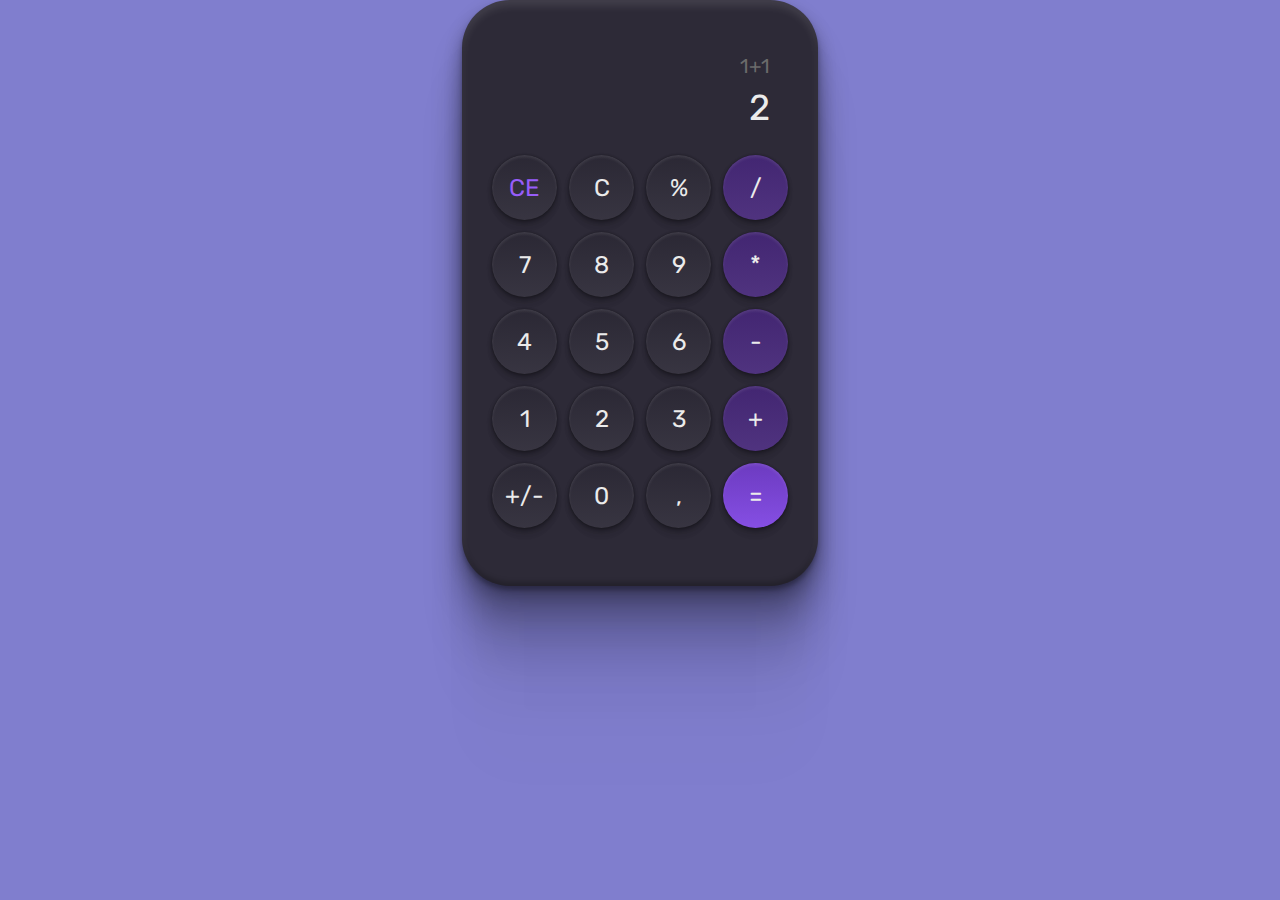
<file: Calc05/index.html>
<!DOCTYPE html>
<html lang="en">
  <head>
    <meta charset="UTF-8" />
    <meta http-equiv="X-UA-Compatible" content="IE=edge" />
    <meta name="viewport" content="width=device-width, initial-scale=1.0" />
    <title>Document</title>
    <link rel="stylesheet" href="style.css" />
    <link rel="preconnect" href="https://fonts.googleapis.com" />
    <link rel="preconnect" href="https://fonts.gstatic.com" crossorigin />
    <link
      href="https://fonts.googleapis.com/css2?family=Rubik&display=swap"
      rel="stylesheet"
    />
  </head>
  <body>
    <div class="app">
      <div class="calcContainer">
        <div class="calc">1+1</div>
        <div class="result">2</div>
      </div>
      <div class="keyboard">
        <button class="standardButton ce">CE</button>
        <button class="standardButton">C</button>
        <button class="standardButton">%</button>
        <button class="operator">/</button>
        <button class="standardButton">7</button>
        <button class="standardButton">8</button>
        <button class="standardButton">9</button>
        <button class="operator">*</button>
        <button class="standardButton">4</button>
        <button class="standardButton">5</button>
        <button class="standardButton">6</button>
        <button class="operator">-</button>
        <button class="standardButton">1</button>
        <button class="standardButton">2</button>
        <button class="standardButton">3</button>
        <button class="operator">+</button>
        <button class="standardButton">+/-</button>
        <button class="standardButton">0</button>
        <button class="standardButton">,</button>
        <button class="operator" id="equals">=</button>
      </div>
    </div>
  </body>
</html>
</file>
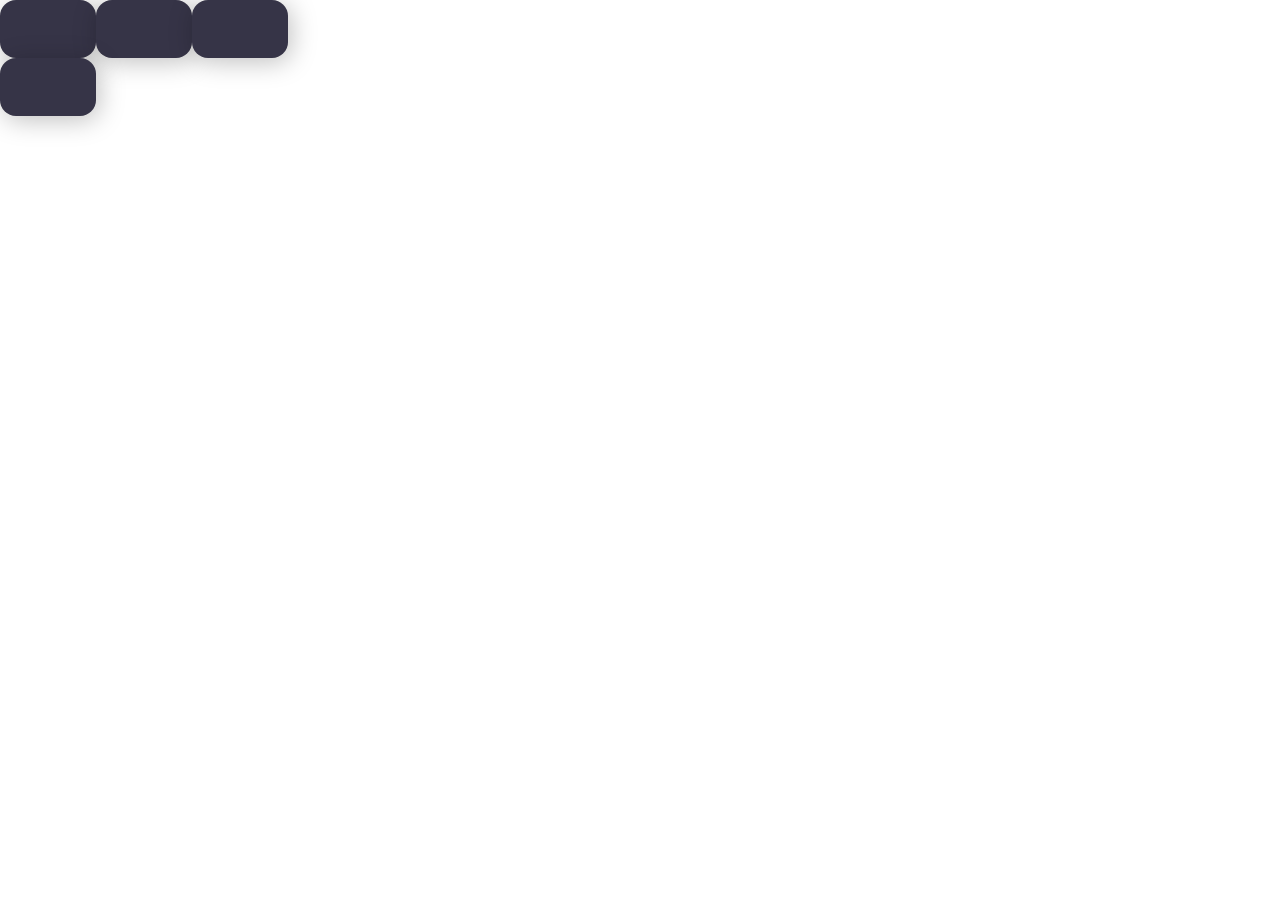
<file: Dashboard08/index.html>
<!DOCTYPE html>
<html lang="en">
  <head>
    <meta charset="UTF-8" />
    <meta http-equiv="X-UA-Compatible" content="IE=edge" />
    <meta name="viewport" content="width=device-width, initial-scale=1.0" />
    <title>Document</title>
    <link rel="stylesheet" href="style.css" />
  </head>
  <body>
    <main class="app">
      <div class="box"></div>
      <div class="box"></div>
      <div class="box"></div>
      <div class="box"></div>
    </main>
  </body>
</html>
</file>
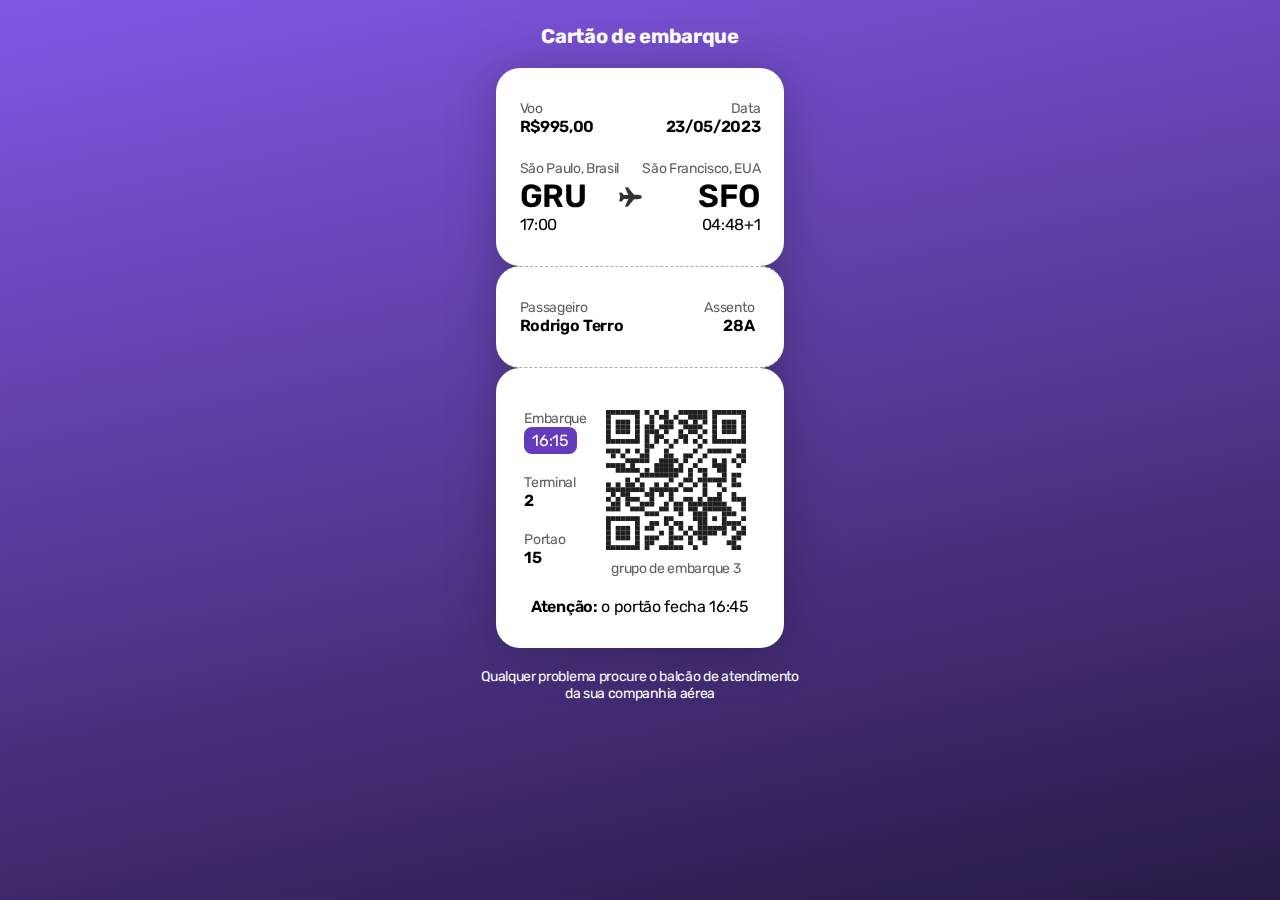
<file: Ingresso06/index.html>
<!DOCTYPE html>
<html lang="pt-br">
  <head>
    <meta charset="UTF-8" />
    <meta http-equiv="X-UA-Compatible" content="IE=edge" />
    <meta name="viewport" content="width=device-width, initial-scale=1.0" />
    <title>Cartão de embarque</title>
    <link rel="stylesheet" href="style.css" />
    <link rel="preconnect" href="https://fonts.googleapis.com" />
    <link rel="preconnect" href="https://fonts.gstatic.com" crossorigin />
    <link
      href="https://fonts.googleapis.com/css2?family=Rubik:wght@400;700&display=swap"
      rel="stylesheet"
    />
  </head>
  <body>
    <div class="app">
      <h1>Cartão de embarque</h1>
      <div class="boardingPass">
        <div class="flightInfo">
          <div class="flightInfoHeader">
            <div class="flightInfoPrice">
              <p class="littleTextOpacity">Voo</p>
              <p><strong>R$995,00</strong></p>
            </div>
            <div class="flightInfoDate">
              <p class="littleTextOpacity">Data</p>
              <p><strong>23/05/2023</strong></p>
            </div>
          </div>
          <div class="flightInfoData">
            <div class="departure">
              <p class="littleTextOpacity">São Paulo, Brasil</p>
              <h1><strong>GRU</strong></h1>
              <p>17:00</p>
            </div>
            <img src="./Vector.svg" alt="aviaoIco" />
            <div class="arrival">
              <p class="littleTextOpacity">São Francisco, EUA</p>
              <h1><strong>SFO</strong></h1>
              <p>04:48+1</p>
            </div>
          </div>
        </div>
        <div class="passangerInfo">
          <div class="passangerInfoName">
            <p class="littleTextOpacity">Passageiro</p>
            <p><strong>Rodrigo Terro</strong></p>
          </div>
          <div class="passangerInfoSeat">
            <p class="littleTextOpacity">Assento</p>
            <p><strong>28A</strong></p>
          </div>
        </div>
        <div class="boardingInfoContainer">
          <div class="ticket">
            <div class="boardingInfoAndQr">
              <div class="boardingInfo">
                <div class="informationsBoarding">
                  <p class="littleTextOpacity">Embarque</p>
                  <p class="boardingTime">16:15</p>
                </div>
                <div class="informationsBoarding">
                  <p class="littleTextOpacity">Terminal</p>
                  <p><strong>2</strong></p>
                </div>
                <div class="informationsBoarding">
                  <p class="littleTextOpacity">Portao</p>
                  <p><strong>15</strong></p>
                </div>
              </div>
              <div class="qrCodeContainer">
                <img src="./QR Code.svg" alt="qrcode" />
                <p class="littleTextOpacity">grupo de embarque 3</p>
              </div>
            </div>
          </div>
          <p><strong>Atenção:</strong> o portão fecha 16:45</p>
        </div>
      </div>
      <p class="littleTextOpacity">
        Qualquer problema procure o balcão de atendimento da sua companhia aérea
      </p>
    </div>
  </body>
</html>
</file>
<file: Calc05/style.css>
:root {
  --appBackgroundColor: #2d2a37;
  --backgroundColor: #807ece;
  --fontColor: #ebebeb;
  --ceColor: #975dfa;
  --operatorsColor: #462878;
  --fontFamily: "Rubik", sans-serif;
  --equalsOperatorColor: #7f45e2;
  --grayColor: #6b6b6b;
}

* {
  margin: 0;
  padding: 0;
  box-sizing: border-box;
}
body {
  background-color: var(--backgroundColor);
  display: flex;
  align-items: center;
  justify-content: center;
}

body * {
  color: var(--fontColor);
  font-family: var(--fontFamily);
}

.app {
  background-color: var(--appBackgroundColor);
  width: 356px;
  height: 586px;
  display: flex;
  flex-direction: column;
  gap: 26px;
  border-radius: 48px;
  padding: 54px 32px 32px 32px;

  box-shadow: 0px 4px 4px rgba(0, 0, 0, 0.25),
    0px 188px 52px rgba(0, 0, 0, 0.01), 0px 120px 48px rgba(0, 0, 0, 0.04),
    0px 68px 41px rgba(0, 0, 0, 0.15), 0px 30px 30px rgba(0, 0, 0, 0.26),
    0px 8px 17px rgba(0, 0, 0, 0.29), inset 0px 6px 8px rgba(255, 255, 255, 0.1),
    inset 0px -4px 5px rgba(0, 0, 0, 0.22);
}

.calcContainer {
  padding: 0px 16px;
  display: flex;
  flex-direction: column;
  gap: 8px;
  align-items: flex-end;
}

.calc {
  color: var(--grayColor);
  font-size: 20px;
}

.result {
  font-size: 36px;
}

.keyboard {
  display: grid;
  grid-template-columns: 1fr 1fr 1fr 1fr;
  grid-template-rows: 1fr 1fr 1fr 1fr 1fr;
  gap: 12px;
  align-items: center;
  justify-content: center;
}

.keyboard > button {
  outline: none;
  cursor: pointer;
  border: none;
  border-radius: 50%;
  width: 65px;
  height: 65px;
  font-size: 24px;
  text-align: center;

  box-shadow: 0px 11px 7px rgba(0, 0, 0, 0.01), 0px 7px 7px rgba(0, 0, 0, 0.04),
    0px 4px 6px rgba(0, 0, 0, 0.1), 0px 2px 4px rgba(0, 0, 0, 0.26),
    0px 0px 2px rgba(0, 0, 0, 0.29), inset 0px 2px 3px rgba(255, 255, 255, 0.1);
}

.standardButton {
  background: linear-gradient(
      180deg,
      rgba(0, 0, 0, 0.05) 0%,
      rgba(255, 255, 255, 0.05) 100%
    ),
    #2d2a37;
}

.operator {
  background: linear-gradient(
      180deg,
      rgba(0, 0, 0, 0.05) 0.01%,
      rgba(255, 255, 255, 0.05) 100%
    ),
    #462878;
}

.ce {
  color: var(--ceColor);
}

#equals {
  background: linear-gradient(
      180deg,
      rgba(0, 0, 0, 0.15) 0%,
      rgba(255, 255, 255, 0.05) 100%
    ),
    #7f45e2;
}
</file>
<file: Dashboard08/style.css>
* {
  margin: 0;
  padding: 0;
  box-sizing: border-box;
  -webkit-font-smoothing: antialiased;
  -moz-osx-font-smoothing: grayscale;
}
:root {
  font-size: 62.5%;
}
body {
  font-size: 1.6rem;
}

.app {
  display: grid;
  grid-template-columns: max-content max-content max-content;
  grid-template-rows: 1fr 1fr;
}

.box {
  padding: 2.9rem 4.8rem;
  background: #363447;
  box-shadow: 0.3rem 0.4rem 2.6rem rgba(0, 0, 0, 0.25);
  border-radius: 1.6rem;
}
</file>
<file: Ingresso06/style.css>
:root {
}

* {
  margin: 0;
  padding: 0;
  box-sizing: border-box;
  font-family: "Rubik", sans-serif;
}

body {
  background: linear-gradient(167.96deg, #8257e5 0%, #271a45 100%);
  height: 100vh;
  width: 100vw;
  padding: 24px;
  letter-spacing: -0.02em;
}

.app {
  display: flex;
  flex-direction: column;
  align-items: center;
  width: 327px;
  height: 655px;
  margin: auto;
  gap: 20px;
  text-align: center;
}

.app > h1 {
  color: white;
  font-size: 20px;
}

.app > p {
  color: white;
}

.boardingPass {
  filter: drop-shadow(0px 4px 24px rgba(0, 0, 0, 0.25));
}

.boardingPass > div {
  background-color: white;
  border-radius: 24px;
  padding: 32px 24px;
}

.flightInfo {
  display: flex;
  flex-direction: column;
  gap: 24px;
}

.flightInfoHeader {
  display: flex;
  justify-content: space-between;
}

.flightInfoPrice {
  display: flex;
  flex-direction: column;
  align-items: flex-start;
}

.flightInfoData {
  display: flex;
}

.flightInfoDate {
  display: flex;
  flex-direction: column;
  align-items: flex-end;
}

.departure {
  display: flex;
  flex-direction: column;
  align-items: flex-start;
}

.arrival {
  display: flex;
  flex-direction: column;
  align-items: flex-end;
}

.passangerInfo {
  display: flex;
  flex-direction: row;
  gap: 81px;
  border-bottom: 1px dashed rgba(0, 0, 0, 0.32);
  border-top: 1px dashed rgba(0, 0, 0, 0.32);
}

.littleTextOpacity {
  color: #000000a3;
  font-size: 14px;
}

.passangerInfoName {
  display: flex;
  flex-direction: column;
  align-items: flex-start;
}

.passangerInfoSeat {
  display: flex;
  flex-direction: column;
  align-items: flex-end;
}

.boardingTime {
  background-color: #633bbc;
  border-radius: 8px;
  color: white;
  padding: 4px 8px;
}

.boardingInfoContainer {
  display: flex;
  flex-direction: column;
  gap: 20px;
}

.boardingInfoAndQr {
  display: flex;
  flex-direction: row;
  justify-content: space-around;
}

.boardingInfo {
  display: flex;
  flex-direction: column;
  justify-content: space-around;
}

.qrCodeContainer {
  display: flex;
  flex-direction: column;
  align-items: center;
}

.informationsBoarding {
  display: flex;
  flex-direction: column;
  align-items: flex-start;
}

strong {
  font-weight: 600;
}
</file>
